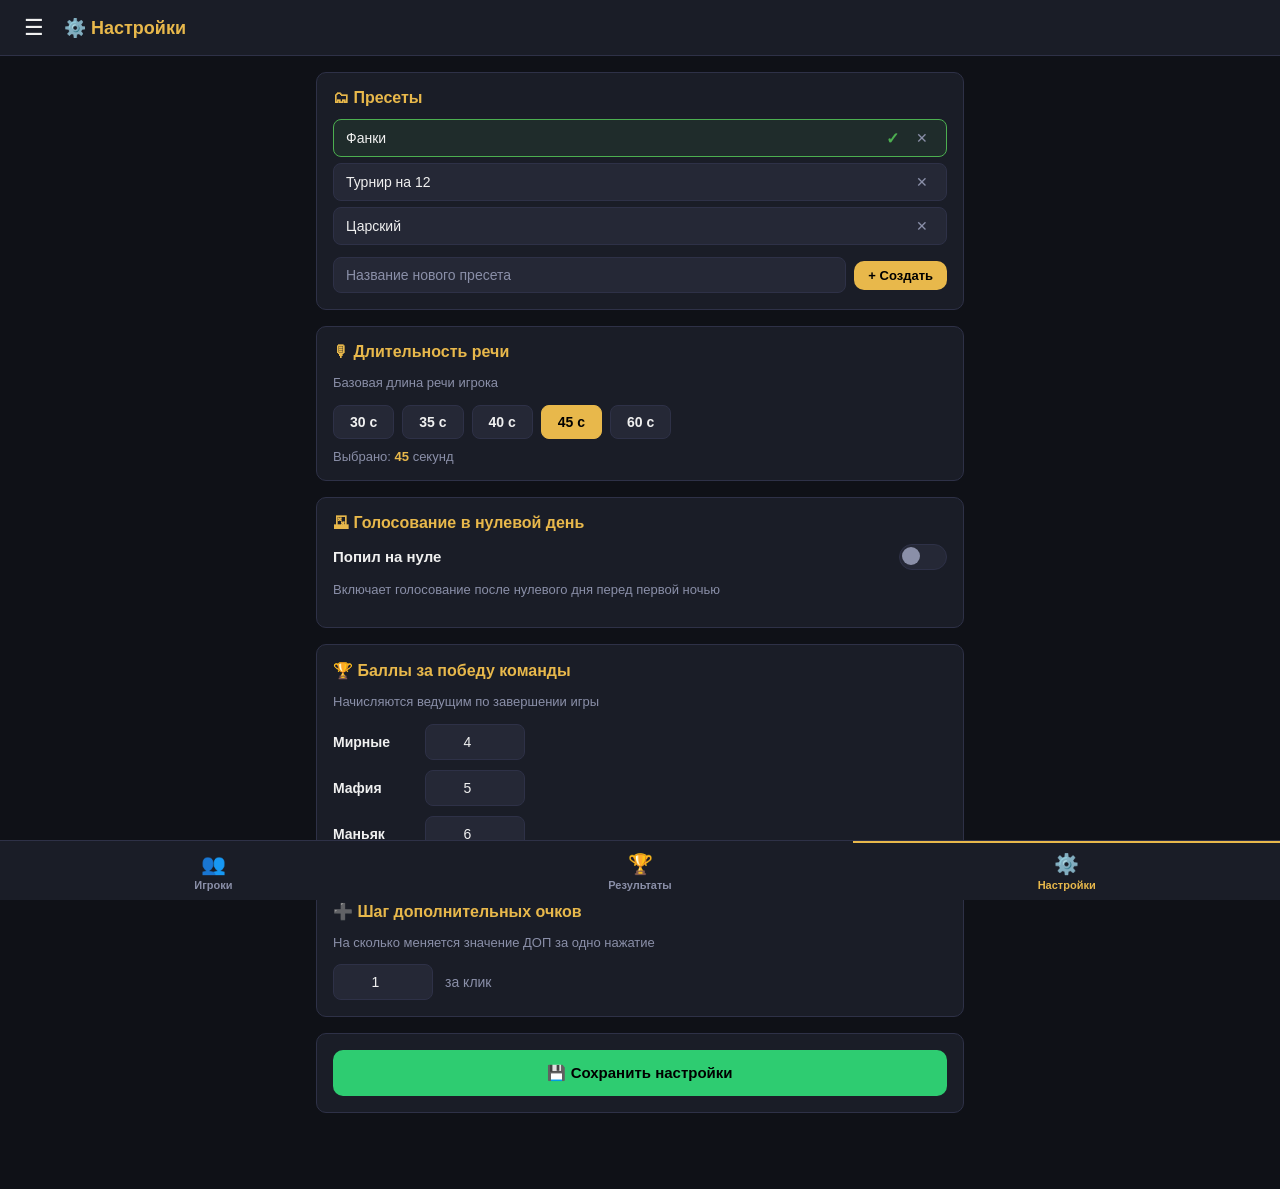
<file: settings.html>
<!DOCTYPE html>
<html lang="ru">
<head>
  <meta charset="UTF-8" />
  <meta name="viewport" content="width=device-width, initial-scale=1.0" />
  <title>Настройки — Мафия</title>
  <link rel="stylesheet" href="css/main.css" />
  <link rel="stylesheet" href="css/settings.css" />
</head>
<body>

  <header class="app-header">
    <button class="burger" id="burgerBtn">☰</button>
    <span class="header-title">⚙️ Настройки</span>
  </header>

  <nav class="sidebar" id="sidebar">
    <div class="sidebar-header">
      <span class="app-title">🃏 Мафия</span>
      <button class="sidebar-close" id="sidebarClose">✕</button>
    </div>
    <ul class="nav-list">
  <li><a href="index.html"    class="nav-link">👥 Игроки</a></li>
  <li><a href="results.html"  class="nav-link">🏆 Результаты</a></li>
  <li><a href="settings.html" class="nav-link active">⚙️ Настройки</a></li>
</ul>
    <div class="sidebar-footer">
      <span class="text-muted" style="font-size:12px;">v1.0.0</span>
    </div>
  </nav>
  <div class="sidebar-overlay" id="sidebarOverlay"></div>

  <main class="main-content">

    <!-- ── Пресеты ── -->
    <div class="card">
      <div class="card-title">🗂 Пресеты</div>

      <div class="preset-list" id="presetList"></div>

      <div class="preset-actions">
        <input
          type="text"
          id="newPresetName"
          placeholder="Название нового пресета"
          class="preset-name-input"
        />
        <button class="btn btn-primary btn-sm" id="btnAddPreset">
          + Создать
        </button>
      </div>
    </div>

    <!-- ── Длительность базовой речи ── -->
    <div class="card">
      <div class="card-title">🎙 Длительность речи</div>
      <p class="settings-hint">Базовая длина речи игрока</p>

      <div class="speech-btns" id="speechBtns">
        <button class="speech-preset-btn" data-sec="30">30 с</button>
        <button class="speech-preset-btn" data-sec="35">35 с</button>
        <button class="speech-preset-btn" data-sec="40">40 с</button>
        <button class="speech-preset-btn" data-sec="45">45 с</button>
        <button class="speech-preset-btn" data-sec="60">60 с</button>
      </div>

      <div class="speech-current">
        Выбрано: <strong id="speechCurrentVal">45</strong> секунд
      </div>
    </div>

    <!-- ── Попил на нуле ── -->
    <div class="card">
      <div class="card-title">🗳 Голосование в нулевой день</div>

      <label class="toggle-row">
        <span class="toggle-label">Попил на нуле</span>
        <div class="toggle-wrap">
          <input type="checkbox" id="zeroVoteToggle" class="toggle-input" />
          <span class="toggle-slider"></span>
        </div>
      </label>
      <p class="settings-hint">
        Включает голосование после нулевого дня перед первой ночью
      </p>
    </div>

    <!-- ── Баллы за победу ── -->
    <div class="card">
      <div class="card-title">🏆 Баллы за победу команды</div>
      <p class="settings-hint">Начисляются ведущим по завершении игры</p>

      <div class="points-grid">
        <div class="points-row">
          <label class="points-label">Мирные</label>
          <input
            type="number"
            id="pointsCivil"
            class="points-input"
            min="0"
            step="0.25"
            value="4"
            placeholder="4"
          />
        </div>
        <div class="points-row">
          <label class="points-label">Мафия</label>
          <input
            type="number"
            id="pointsMafia"
            class="points-input"
            min="0"
            step="0.25"
            value="5"
            placeholder="5"
          />
        </div>
        <div class="points-row">
          <label class="points-label">Маньяк</label>
          <input
            type="number"
            id="pointsManiac"
            class="points-input"
            min="0"
            step="0.25"
            value="6"
            placeholder="6"
          />
        </div>
      </div>
    </div>

    <!-- ── Шаг ДОП ── -->
    <div class="card">
      <div class="card-title">➕ Шаг дополнительных очков</div>
      <p class="settings-hint">На сколько меняется значение ДОП за одно нажатие</p>

      <div class="extra-step-row">
        <input
          type="number"
          id="extraStep"
          class="points-input"
          min="0.05"
          step="0.05"
          value="1"
          placeholder="1"
        />
        <span class="extra-step-unit">за клик</span>
      </div>
    </div>

    <!-- ── Сохранить ── -->
    <div class="card">
      <button class="btn btn-success btn-large" id="btnSaveSettings">
        💾 Сохранить настройки
      </button>
    </div>

  </main>

  <!-- Нижняя навигация -->
  <nav class="bottom-nav">
  <a href="index.html" class="bottom-nav-btn">
    <span class="nav-icon">👥</span>
    <span>Игроки</span>
  </a>
  <a href="results.html" class="bottom-nav-btn">
    <span class="nav-icon">🏆</span>
    <span>Результаты</span>
  </a>
  <a href="settings.html" class="bottom-nav-btn active">
    <span class="nav-icon">⚙️</span>
    <span>Настройки</span>
  </a>
</nav>

  <script src="js/pages/settings.js"></script>
</body>
</html>
</file>
<file: css/main.css>
/* ============================================================
   MAIN.CSS
   ============================================================ */

:root {
  --bg:          #0f1117;
  --bg-card:     #1a1d27;
  --bg-input:    #252836;
  --accent:      #e8b84b;
  --accent-dark: #c99a30;
  --text:        #f0f0f0;
  --text-muted:  #8a8fa8;
  --danger:      #e74c3c;
  --success:     #2ecc71;
  --info:        #3498db;
  --border:      #2e3147;
  --radius:      10px;
  --sidebar-w:   260px;
  --tab-bar-h:   60px;
}

*, *::before, *::after { box-sizing: border-box; margin: 0; padding: 0; }

body {
  font-family: 'Segoe UI', Arial, sans-serif;
  background: var(--bg);
  color: var(--text);
  min-height: 100vh;
  overflow-x: hidden;
}

/* ============================================================
   ШАПКА
   ============================================================ */
.app-header {
  position: fixed;
  top: 0; left: 0; right: 0;
  height: 56px;
  background: var(--bg-card);
  border-bottom: 1px solid var(--border);
  display: flex;
  align-items: center;
  padding: 0 16px;
  gap: 12px;
  z-index: 100;
}

.burger {
  background: none;
  border: none;
  color: var(--text);
  font-size: 22px;
  cursor: pointer;
  padding: 4px 8px;
  border-radius: 6px;
  transition: background 0.2s;
}
.burger:hover { background: var(--bg-input); }

.header-title {
  font-size: 18px;
  font-weight: 600;
  color: var(--accent);
}


/* ============================================================
   ИГРА 1
   ============================================================ */

#gameMenuComponent {
  position: fixed;
  top: 8px;
  right: 12px;
  z-index: 999;
  display: flex;
  flex-direction: row;
  flex-wrap: nowrap;
  align-items: center;
  gap: 8px;
}

/* ============================================================
   САЙДБАР
   ============================================================ */
.sidebar {
  position: fixed;
  top: 0; left: 0;
  width: var(--sidebar-w);
  height: 100vh;
  background: var(--bg-card);
  border-right: 1px solid var(--border);
  z-index: 200;
  display: flex;
  flex-direction: column;
  transform: translateX(-100%);
  transition: transform 0.25s ease;
}
.sidebar.open { transform: translateX(0); }

.sidebar-header {
  display: flex;
  align-items: center;
  justify-content: space-between;
  padding: 16px;
  border-bottom: 1px solid var(--border);
}

.app-title {
  font-size: 18px;
  font-weight: 700;
  color: var(--accent);
}

.sidebar-close {
  background: none;
  border: none;
  color: var(--text-muted);
  font-size: 18px;
  cursor: pointer;
  padding: 4px 8px;
  border-radius: 6px;
  transition: all 0.2s;
}
.sidebar-close:hover { color: var(--text); background: var(--bg-input); }

.nav-list {
  list-style: none;
  padding: 12px 0;
  flex: 1;
}

.nav-link {
  display: block;
  padding: 12px 20px;
  color: var(--text-muted);
  text-decoration: none;
  font-size: 15px;
  transition: all 0.2s;
  border-left: 3px solid transparent;
}
.nav-link:hover  { color: var(--text); background: var(--bg-input); }
.nav-link.active {
  color: var(--accent);
  border-left-color: var(--accent);
  background: var(--bg-input);
}

.sidebar-footer {
  padding: 16px;
  border-top: 1px solid var(--border);
}

.sidebar-overlay {
  display: none;
  position: fixed;
  inset: 0;
  background: rgba(0,0,0,0.6);
  z-index: 150;
}
.sidebar-overlay.visible { display: block; }

/* ============================================================
   НИЖНЯЯ НАВИГАЦИЯ
   ============================================================ */
.bottom-nav {
  position: fixed;
  bottom: 0; left: 0; right: 0;
  height: var(--tab-bar-h);
  background: var(--bg-card);
  border-top: 1px solid var(--border);
  display: flex;
  z-index: 100;
}

.bottom-nav-btn {
  flex: 1;
  display: flex;
  flex-direction: column;
  align-items: center;
  justify-content: center;
  gap: 3px;
  background: none;
  border: none;
  color: var(--text-muted);
  font-size: 11px;
  font-weight: 600;
  cursor: pointer;
  transition: all 0.2s;
  text-decoration: none;
  padding: 6px 0;
  border-top: 2px solid transparent;
}
.bottom-nav-btn .nav-icon { font-size: 20px; }
.bottom-nav-btn:hover     { color: var(--text); }
.bottom-nav-btn.active    {
  color: var(--accent);
  border-top-color: var(--accent);
}

/* ============================================================
   ОСНОВНОЙ КОНТЕНТ
   ============================================================ */
.main-content {
  padding: 72px 16px calc(var(--tab-bar-h) + 16px);
  max-width: 680px;
  margin: 0 auto;
  display: flex;
  flex-direction: column;
  gap: 16px;
}

/* ============================================================
   КАРТОЧКИ
   ============================================================ */
.card {
  background: var(--bg-card);
  border: 1px solid var(--border);
  border-radius: var(--radius);
  padding: 16px;
}

.card-title {
  font-size: 16px;
  font-weight: 600;
  margin-bottom: 12px;
  color: var(--accent);
}

.hint {
  font-size: 13px;
  color: var(--text-muted);
  line-height: 1.4;
}

/* ============================================================
   ЗАГОЛОВОК ВЕЧЕРА
   ============================================================ */
.evening-header {
  display: flex;
  align-items: center;
  gap: 12px;
}
.evening-title-input { flex: 1; }
.evening-date {
  white-space: nowrap;
  font-size: 14px;
  color: var(--text-muted);
  background: var(--bg-input);
  padding: 8px 12px;
  border-radius: 8px;
  border: 1px solid var(--border);
}

/* ============================================================
   ИГРОКИ
   ============================================================ */
.players-header {
  display: flex;
  align-items: center;
  justify-content: space-between;
  margin-bottom: 12px;
}

.player-count {
  font-size: 13px;
  color: var(--text-muted);
  background: var(--bg-input);
  padding: 4px 10px;
  border-radius: 20px;
}

.player-toolbar {
  display: flex;
  gap: 8px;
  margin-bottom: 12px;
}

.player-list {
  display: flex;
  flex-direction: column;
  gap: 6px;
}

.player-slot {
  display: flex;
  align-items: center;
  gap: 8px;
}

.slot-number {
  width: 28px;
  text-align: center;
  font-size: 13px;
  color: var(--text-muted);
  font-weight: 600;
  flex-shrink: 0;
}
.player-slot .player-input { flex: 1; }

.extra-slots { margin-top: 10px; }
.extra-slots summary {
  font-size: 13px;
  color: var(--text-muted);
  cursor: pointer;
  padding: 6px 0;
  user-select: none;
}
.extra-slots summary:hover { color: var(--text); }
.extra-slots .player-list  { margin-top: 8px; }

/* ── Счётчик активных в заголовке ── */
.active-counter {
  display: flex;
  align-items: center;
  background: var(--bg-input);
  border: 1px solid var(--border);
  border-radius: 8px;
  overflow: hidden;
}

/* ── Drag handle ── */
.drag-handle-players {
  font-size: 18px;
  color: var(--text-muted);
  cursor: grab;
  flex-shrink: 0;
  padding: 0 4px;
  user-select: none;
  line-height: 1;
}
.drag-handle-players:active { cursor: grabbing; }

/* ── Резервный игрок ── */
.player-reserve {
  opacity: 0.45;
}
.player-reserve .player-input {
  color: var(--text-muted);
}

/* ── Черта резерва ── */
.reserve-divider {
  display: flex;
  align-items: center;
  gap: 8px;
  margin: 6px 0;
  color: var(--text-muted);
  font-size: 11px;
  font-weight: 600;
  letter-spacing: 0.08em;
  text-transform: uppercase;
}
.reserve-divider::before,
.reserve-divider::after {
  content: '';
  flex: 1;
  height: 1px;
  background: var(--border);
}

/* ── Drag-and-drop стили ── */
.player-slot.dragging {
  opacity: 0.3;
  border: 1px dashed var(--accent);
}

.player-slot.drag-swap-target {
  background: rgba(232, 184, 75, 0.12);
  border: 1px solid var(--accent);
  border-radius: var(--radius);
  box-shadow: 0 0 0 2px rgba(232, 184, 75, 0.3);
}

.player-slot.drag-insert-before {
  box-shadow: 0 -2px 0 0 var(--accent);
}

.player-slot.drag-insert-after {
  box-shadow: 0 2px 0 0 var(--accent);
}

/* ============================================================
   РАССАДКИ
   ============================================================ */
.seating-controls {
  display: flex;
  align-items: center;
  gap: 12px;
  flex-wrap: wrap;
  margin-bottom: 14px;
}

.seating-label {
  font-size: 14px;
  color: var(--text-muted);
}

.counter-row {
  display: flex;
  align-items: center;
  background: var(--bg-input);
  border: 1px solid var(--border);
  border-radius: 8px;
  overflow: hidden;
}

.btn-counter {
  background: none;
  border: none;
  color: var(--text);
  font-size: 18px;
  width: 36px;
  height: 36px;
  cursor: pointer;
  transition: background 0.2s;
  display: flex;
  align-items: center;
  justify-content: center;
}
.btn-counter:hover { background: var(--border); }

.counter-value {
  width: 36px;
  text-align: center;
  font-size: 16px;
  font-weight: 700;
  color: var(--accent);
  border-left: 1px solid var(--border);
  border-right: 1px solid var(--border);
  line-height: 36px;
}

/* Вкладки рассадок */
.tabs-wrapper  { margin-top: 4px; }

.tabs-nav {
  display: flex;
  gap: 4px;
  flex-wrap: wrap;
  margin-bottom: 12px;
  border-bottom: 1px solid var(--border);
  padding-bottom: 8px;
}

.tab-btn {
  background: var(--bg-input);
  border: 1px solid var(--border);
  border-radius: 6px;
  color: var(--text-muted);
  font-size: 13px;
  font-weight: 600;
  padding: 5px 12px;
  cursor: pointer;
  transition: all 0.2s;
}
.tab-btn:hover  { color: var(--text); border-color: var(--text-muted); }
.tab-btn.active { background: var(--accent); color: #000; border-color: var(--accent); }

.tab-panel        { display: none; }
.tab-panel.active { display: block; }

.seating-list {
  display: flex;
  flex-direction: column;
  gap: 4px;
}

.seating-row {
  display: flex;
  align-items: center;
  gap: 10px;
  padding: 7px 10px;
  background: var(--bg-input);
  border-radius: 7px;
  font-size: 14px;
}

.seat-num {
  width: 24px;
  font-weight: 700;
  color: var(--text-muted);
  font-size: 13px;
  flex-shrink: 0;
}
.seat-name { flex: 1; }

.seat-moved {
  font-size: 11px;
  color: var(--success);
  background: rgba(46,204,113,0.1);
  padding: 2px 6px;
  border-radius: 10px;
}

/* ============================================================
   СТАРТ
   ============================================================ */
.start-actions {
  display: flex;
  flex-direction: column;
  gap: 10px;
}

/* ============================================================
   КНОПКИ
   ============================================================ */
.btn {
  display: inline-flex;
  align-items: center;
  justify-content: center;
  gap: 6px;
  padding: 10px 18px;
  border: none;
  border-radius: var(--radius);
  font-size: 14px;
  font-weight: 600;
  cursor: pointer;
  transition: all 0.2s;
  text-decoration: none;
}

.btn-primary   { background: var(--accent);   color: #000; }
.btn-secondary { background: var(--bg-input); color: var(--text); border: 1px solid var(--border); }
.btn-success   { background: var(--success);  color: #000; }
.btn-danger    { background: var(--danger);   color: #fff; }

.btn-primary:hover   { background: var(--accent-dark); }
.btn-secondary:hover { background: var(--border); }
.btn-success:hover   { filter: brightness(1.1); }
.btn-danger:hover    { filter: brightness(1.1); }

.btn-sm    { padding: 7px 14px; font-size: 13px; }
.btn-large { width: 100%; padding: 14px; font-size: 15px; }

.btn-icon {
  background: none;
  border: none;
  color: var(--text-muted);
  cursor: pointer;
  padding: 4px 8px;
  border-radius: 6px;
  font-size: 14px;
  transition: all 0.2s;
}
.btn-icon:hover { color: var(--danger); background: rgba(231,76,60,0.1); }

/* ============================================================
   ПОЛЯ ВВОДА
   ============================================================ */
input[type="text"],
input[type="number"] {
  background: var(--bg-input);
  border: 1px solid var(--border);
  border-radius: 8px;
  color: var(--text);
  padding: 9px 12px;
  font-size: 14px;
  width: 100%;
  outline: none;
  transition: border-color 0.2s;
  font-family: inherit;
}
input:focus        { border-color: var(--accent); }
input::placeholder { color: var(--text-muted); }

/* ============================================================
   ТОСТЫ
   ============================================================ */
.toast {
  position: fixed;
  bottom: calc(var(--tab-bar-h) + 12px);
  left: 50%;
  transform: translateX(-50%);
  padding: 10px 20px;
  border-radius: 20px;
  font-size: 14px;
  font-weight: 600;
  z-index: 400;
  white-space: nowrap;
  animation: toastIn 0.3s ease, toastOut 0.3s ease 2.2s forwards;
}
.toast-success { background: var(--success); color: #000; }
.toast-error   { background: var(--danger);  color: #fff; }
.toast-info    { background: var(--info);    color: #fff; }

@keyframes toastIn {
  from { opacity: 0; transform: translateX(-50%) translateY(10px); }
  to   { opacity: 1; transform: translateX(-50%) translateY(0); }
}
@keyframes toastOut {
  from { opacity: 1; }
  to   { opacity: 0; }
}

/* ============================================================
   GAME.HTML — Фазы игры
   ============================================================ */

.phase {
  display: none;
  position: fixed;
  inset: 0;
  flex-direction: column;
  background: var(--bg);
  overflow: hidden;
}
.phase.active { display: flex; }

/* ── Шапка ── */
.game-header {
  display: flex;
  align-items: center;
  gap: 10px;
  padding: 8px 12px;
  background: var(--bg-card);
  border-bottom: 1px solid var(--border);
  flex-shrink: 0;
}

.game-header .btn-icon {
  color: var(--text-muted);
  font-size: 18px;
  width: 32px;
  height: 32px;
  display: flex;
  align-items: center;
  justify-content: center;
  flex-shrink: 0;
}
.game-header .btn-icon:hover {
  color: var(--text);
  background: var(--bg-input);
}

.game-header__info {
  display: flex;
  align-items: baseline;
  gap: 8px;
  flex: 1;
  min-width: 0;
}

.game-title {
  font-size: 15px;
  font-weight: 700;
  color: var(--accent);
  white-space: nowrap;
  overflow: hidden;
  text-overflow: ellipsis;
}

.game-subtitle {
  font-size: 12px;
  color: var(--text-muted);
  white-space: nowrap;
}

.game-number-badge {
  display: flex;
  align-items: center;
  gap: 4px;
  background: var(--bg-input);
  border: 1px solid var(--border);
  border-radius: 20px;
  padding: 3px 10px;
  flex-shrink: 0;
}

.game-number-badge__label {
  font-size: 12px;
  color: var(--text-muted);
  font-weight: 600;
}

.game-number-badge__value {
  font-size: 15px;
  font-weight: 800;
  color: var(--accent);
}

/* ── Фаза рассадки ── */
.seating-phase {
  flex: 1;
  padding: 10px 12px;
  overflow-y: auto;
  min-height: 0;
}

.seating-drag-list {
  list-style: none;
  margin: 0;
  padding: 0;
  display: flex;
  flex-direction: column;
  gap: 6px;
}

.seat-drag-item {
  display: flex;
  align-items: center;
  gap: 10px;
  padding: 8px 12px;
  background: var(--bg-card);
  border: 1px solid var(--border);
  border-radius: var(--radius);
  cursor: grab;
  user-select: none;
  transition: background 0.15s, border-color 0.15s, opacity 0.15s;
}
.seat-drag-item:active   { cursor: grabbing; }
.seat-drag-item.dragging {
  opacity: 0.35;
  border-color: var(--accent);
}
.seat-drag-item.drag-over {
  background: var(--bg-input);
  border-color: var(--accent);
  box-shadow: 0 0 0 2px rgba(232,184,75,0.3);
}

.drag-handle {
  font-size: 16px;
  color: var(--text-muted);
  cursor: grab;
  flex-shrink: 0;
  line-height: 1;
}

.seat-number {
  width: 24px;
  height: 24px;
  display: flex;
  align-items: center;
  justify-content: center;
  background: var(--accent);
  color: #000;
  border-radius: 50%;
  font-size: 12px;
  font-weight: 800;
  flex-shrink: 0;
}

.seat-name {
  flex: 1;
  font-size: 14px;
  color: var(--text);
}

.seating-actions {
  display: flex;
  flex-direction: row;
  align-items: stretch;
  gap: 8px;
  padding: 10px 12px;
  border-top: 1px solid var(--border);
  background: var(--bg-card);
  flex-shrink: 0;
}
.seating-actions .btn {
  flex: 1;
  padding: 11px 8px;
  font-size: 13px;
}

/* ============================================================
   ФАЗА РОЛЕЙ
   ============================================================ */

/* position: relative только для шапки фазы ролей */
.game-header--roles {
  position: relative;
}

/* Убрать старый лейбл */
.game-phase-label {
  display: none;
}

/* РОЛИ — строго по центру шапки */
.phase-title-center {
  position: absolute;
  left: 50%;
  transform: translateX(-50%);
  font-size: 20px;
  font-weight: 900;
  letter-spacing: 0.15em;
  color: var(--accent);
  pointer-events: none;
  white-space: nowrap;
}

/* Удали .phase-header — он нигде не используется */

.roles-phase {
  flex: 1;
  overflow-y: auto;
  min-height: 0;
  padding: 10px 12px 6px;
}

.roles-list {
  list-style: none;
  display: flex;
  flex-direction: column;
  gap: 5px;
}

.role-player-item {
  display: flex;
  align-items: center;
  gap: 10px;
  padding: 8px 12px;
  background: var(--bg-card);
  border: 1px solid var(--border);
  border-radius: var(--radius);
  transition: border-color 0.2s, background 0.2s;
}

.role-player-item.current {
  border-color: var(--accent);
  background: rgba(232,184,75,0.07);
  box-shadow: 0 0 0 2px rgba(232,184,75,0.2);
}

.role-seat-num {
  flex: 0 0 20px;
  font-size: 12px;
  font-weight: 700;
  color: var(--text-muted);
  text-align: center;
}

.role-seat-name {
  flex: 0 0 180px;
  font-size: 14px;
  color: var(--text);
  white-space: nowrap;
  overflow: hidden;
  text-overflow: ellipsis;
}

.role-tag-slot {
  flex: 0 0 52px;
  display: flex;
  align-items: center;
}

.role-tag-empty {
  display: inline-block;
  width: 52px;
  height: 22px;
}

.role-tag {
  font-size: 11px;
  font-weight: 800;
  padding: 2px 7px;
  border-radius: 10px;
  letter-spacing: 0.05em;
  white-space: nowrap;
}

.role-tag--sheriff  { background: #15803d; color: #fff; }
.role-tag--don      { background: #3a3a3a; color: #fff; }
.role-tag--mafia    { background: #3a3a3a; color: #fff; }
.role-tag--peaceful { background: #b91c1c; color: #fff; }
.role-tag--maniac   { background: #7e22ce; color: #f3e8ff; }
.role-tag--doctor   { background: #166534; color: #bbf7d0; }
.role-tag--beauty   { background: #166534; color: #bbf7d0; }

.roles-counter {
  display: flex;
  flex-wrap: wrap;
  gap: 4px 10px;
  padding: 8px 2px 4px;
}

.counter-item           { font-size: 11px; color: var(--text-muted); }
.counter-item.counter-done { color: var(--success); }

.roles-actions {
  flex-shrink: 0;
  padding: 10px 12px;
  border-top: 1px solid var(--border);
  background: var(--bg-card);
  display: flex;
  flex-direction: column;
  gap: 8px;
}

.role-buttons {
  display: grid;
  grid-template-columns: repeat(4, 1fr);
  gap: 8px;
}

.role-btn {
  border: none;
  border-radius: 12px;
  font-size: 14px;
  font-weight: 800;
  height: 52px;
  padding: 0;
  cursor: pointer;
  transition: filter 0.15s, opacity 0.15s;
  letter-spacing: 0.08em;
  display: flex;
  align-items: center;
  justify-content: center;
}
.role-btn:hover:not(:disabled) { filter: brightness(1.2); }
.role-btn:disabled              { opacity: 0.35; cursor: default; }

.role-sheriff  { background: #15803d; color: #fff; }
.role-don      { background: #3a3a3a; color: #fff; }
.role-mafia    { background: #3a3a3a; color: #fff; }
.role-peaceful { background: #b91c1c; color: #fff; }
.role-maniac   { background: #7e22ce; color: #f3e8ff; }
.role-doctor   { background: #166534; color: #bbf7d0; }
.role-beauty   { background: #166534; color: #bbf7d0; }

.role-cancel {
  grid-column: 1 / -1;
  background: transparent;
  color: #ef4444;
  border: 1.5px solid #ef4444;
  border-radius: 12px;
  height: 44px;
  font-size: 22px;
  cursor: pointer;
  transition: background 0.15s;
  display: flex;
  align-items: center;
  justify-content: center;
}
.role-cancel:hover     { background: rgba(239,68,68,0.1); }

#btnRolesDone          { margin-top: 2px; }
#btnRolesDone:disabled { opacity: 0.4; cursor: default; }

.game-header--roles {
  position: relative;
}

.phase-title-center {
  position: absolute;
  left: 50%;
  transform: translateX(-50%);
  font-size: 20px;
  font-weight: 900;
  letter-spacing: 0.15em;
  color: var(--accent);
  pointer-events: none;
  white-space: nowrap;
}

.game-phase-label {
  display: none;
}

/* Экран раздачи — скрыто по умолчанию через CSS */
.roles-phase-tag {
  visibility: hidden;
}
.roles-visible .roles-phase-tag {
  visibility: visible;
}
.role-just-assigned .roles-phase-tag {
  visibility: visible;
}

/* День/ночь/голосование/финиш — скрыто по умолчанию через JS */
.day-role-tag,
.night-role-slot .role-tag {
  visibility: hidden;
}

/* ============================================================
   ФАЗА НУЛЕВОЙ НОЧИ
   ============================================================ */

.night0-timer-wrap {
  flex-shrink: 0;
  display: flex;
  align-items: center;
  justify-content: center;
  padding: 16px 12px;
  background: var(--bg);
  border-top: 1px solid var(--border);
}

.night0-timer {
  font-size: 64px;
  font-weight: 900;
  color: var(--accent);
  letter-spacing: 0.05em;
  font-variant-numeric: tabular-nums;
  line-height: 1;
}

/* ============================================================
   ФАЗА ДНЯ
   ============================================================ */

/* ── Шапка: бейдж-меню ── */
.game-menu-wrap {
  position: relative;
  flex-shrink: 0;
}

.game-number-badge--btn {
  background: var(--bg-input);
  border: 1px solid var(--border);
  border-radius: 20px;
  padding: 3px 10px;
  cursor: pointer;
  display: flex;
  align-items: center;
  gap: 4px;
  transition: border-color 0.2s;
}
.game-number-badge--btn:hover { border-color: var(--accent); }

.game-menu-arrow {
  font-size: 12px;
  color: var(--text-muted);
  margin-left: 2px;
}

.game-dropdown {
  display: none;
  position: absolute;
  top: calc(100% + 6px);
  right: 0;
  background: var(--bg-card);
  border: 1px solid var(--border);
  border-radius: var(--radius);
  min-width: 200px;
  z-index: 300;
  overflow: hidden;
  box-shadow: 0 8px 24px rgba(0,0,0,0.5);
}
.game-dropdown.open { display: block; }

.game-dropdown__item {
  display: block;
  width: 100%;
  padding: 12px 16px;
  background: none;
  border: none;
  color: var(--text);
  font-size: 14px;
  font-weight: 600;
  text-align: left;
  cursor: pointer;
  transition: background 0.15s;
  border-bottom: 1px solid var(--border);
}
.game-dropdown__item:last-child  { border-bottom: none; }
.game-dropdown__item:hover       { background: var(--bg-input); }
.game-dropdown__item--danger     { color: var(--danger); }
.game-dropdown__item--danger:hover { background: rgba(231,76,60,0.1); }

/* ── Список игроков дня ── */
.day-players-wrap {
  flex: 1;
  overflow-y: auto;
  min-height: 0;
  padding: 8px 12px 4px;
}

.day-list {
  list-style: none;
  display: flex;
  flex-direction: column;
  gap: 4px;
}

.day-player-item {
  display: grid;
  grid-template-columns:
    24px   /* номер */
    1fr    /* имя */
    40px   /* роль */
    96px   /* фолы — было 80px */
    80px   /* допы — было 64px */
    36px;  /* выставленный */
  align-items: center;
  column-gap: 16px;  /* было 12px */
  padding: 5px 12px;
  background: var(--bg-card);
  border: 1px solid var(--border);
  border-radius: var(--radius);
  transition: border-color 0.2s, background 0.2s;
  min-height: 48px;
}

.day-player-item.speaking {
  border-color: var(--accent);
  background: rgba(232,184,75,0.07);
  box-shadow: 0 0 0 2px rgba(232,184,75,0.2);
}

.day-player-item.eliminated {
  opacity: 0.35;
  pointer-events: none;
}

.day-player-item.skip-speech .day-seat-name {
  color: var(--danger);
}

/* Колонка: номер */
.day-seat-num {
  font-size: 12px;
  font-weight: 700;
  color: var(--text-muted);
  text-align: center;
}

/* Колонка: имя */
.day-seat-name {
  font-size: 13px;
  color: var(--text);
  white-space: nowrap;
  overflow: hidden;
  text-overflow: ellipsis;
  min-width: 0;
}

/* Колонка: роль */
.day-role-slot {
  width: 36px;
  display: flex;
  align-items: center;
  justify-content: center;
}

/* Когда роли скрыты */
.roles-hidden .day-role-slot { visibility: hidden; }

/* ── Фолы ── */
.foul-cell-controls,
.extra-cell-controls {
  display: flex;
  align-items: center;
  gap: 5px;  /* было меньше */
}

.foul-cell,
.extra-cell {
  display: flex;
  flex-direction: column;
  align-items: center;
  gap: 1px;
}

.foul-cell-label,
.extra-cell-label {
  font-size: 9px;
  color: var(--text-muted);
  text-transform: uppercase;
  letter-spacing: 0.05em;
}

.foul-btn {
  width: 26px;
  height: 26px;
  border-radius: 6px;
  border: 1.5px solid var(--border);
  background: var(--bg-input);
  color: var(--text);
  font-size: 15px;
  font-weight: 700;
  cursor: pointer;
  display: flex;
  align-items: center;
  justify-content: center;
  padding: 0;
  line-height: 1;
  transition: all 0.15s;
}

.foul-btn:hover {
  border-color: var(--accent);
  color: var(--accent);
}

.foul-btn:active {
  transform: scale(0.9);
}

.foul-circle {
  width: 24px;
  height: 24px;
  border-radius: 50%;
  background: var(--bg-input);
  border: 1.5px solid var(--border);
  display: flex;
  align-items: center;
  justify-content: center;
  font-size: 11px;
  font-weight: 800;
  color: var(--text);
  transition: background 0.2s, border-color 0.2s, color 0.2s;
  flex-shrink: 0;
}
.foul-circle.foul-warn {
  background: rgba(231,76,60,0.15);
  border-color: var(--danger);
  color: var(--danger);
}

/* ── Допы ── */
.extra-cell {
  display: flex;
  flex-direction: column;
  align-items: center;
  gap: 2px;
}

.extra-cell-label {
  font-size: 9px;
  font-weight: 800;
  color: var(--text-muted);
  letter-spacing: 0.06em;
  line-height: 1;
}

.extra-cell-controls {
  display: flex;
  align-items: center;
  gap: 2px;
}

.extra-btn {
  width: 26px;
  height: 26px;
  border-radius: 6px;
  border: 1.5px solid var(--border);
  background: var(--bg-input);
  color: var(--text);
  font-size: 15px;
  font-weight: 700;
  cursor: pointer;
  display: flex;
  align-items: center;
  justify-content: center;
  padding: 0;
  line-height: 1;
  transition: all 0.15s;
}

.extra-btn:hover {
  border-color: var(--accent);
  color: var(--accent);
}

.extra-btn:active {
  transform: scale(0.9);
}

/* ── Выставленный ── */
.nominated-cell {
  width: 32px;
  height: 32px;
  border: 1.5px solid var(--border);
  border-radius: 6px;
  display: flex;
  align-items: center;
  justify-content: center;
  font-size: 12px;
  font-weight: 800;
  color: var(--accent);
  background: var(--bg-input);
  transition: border-color 0.2s;
}
.nominated-cell.has-nominee {
  border-color: var(--accent);
  background: rgba(232,184,75,0.1);
}


.btn-roles-toggle {
  background: var(--bg-card);
  border: 1px solid var(--border);
  border-radius: 20px;
  padding: 5px 14px;
  cursor: pointer;
  display: flex;
  align-items: center;
  gap: 6px;
  transition: border-color 0.2s, background 0.2s;
  color: var(--text-muted);
  font-size: 12px;
  font-weight: 600;
}
.btn-roles-toggle:hover { border-color: var(--accent); color: var(--text); }
.btn-roles-toggle.active {
  border-color: var(--accent);
  background: rgba(232,184,75,0.08);
  color: var(--accent);
}

.eye-icon { font-size: 16px; line-height: 1; }

/* ── Таймер речи ── */
.speech-timer-wrap {
  flex-shrink: 0;
  padding: 10px 12px 6px;
  background: var(--bg);
  border-top: 1px solid var(--border);
}

.speech-timer-row {
  display: flex;
  align-items: center;
  justify-content: space-between;
  gap: 12px;
}

.speech-timer-block {
  display: flex;
  align-items: baseline;
  gap: 10px;
}

.day-timer {
  font-size: 56px;
  font-weight: 900;
  color: var(--accent);
  letter-spacing: 0.04em;
  font-variant-numeric: tabular-nums;
  line-height: 1;
  transition: color 0.3s;
}
.day-timer.timer-warn { color: #f97316; }
.day-timer.timer-done { color: var(--danger); }


.speech-btn {
  flex-shrink: 0;
  font-size: 15px;
  font-weight: 800;
  padding: 12px 22px;
  border-radius: 12px;
  min-width: 110px;
}

/* ── Числовой ряд ── */
.nomination-wrap {
  flex-shrink: 0;
  padding: 8px 10px 10px;
  background: var(--bg-card);
  border-top: 1px solid var(--border);
}

.nomination-row {
  display: grid;
  grid-template-columns: repeat(16, 1fr);
  gap: 5px;
  width: 100%;
}

.nom-btn {
  aspect-ratio: 1 / 1;
  width: 100%;
  border-radius: 8px;
  border: 1.5px solid var(--border);
  background: var(--bg-input);
  color: var(--text);
  font-size: 15px;
  font-weight: 800;
  cursor: pointer;
  display: flex;
  align-items: center;
  justify-content: center;
  transition: all 0.15s;
  padding: 0;
}
.nom-btn:hover         { border-color: var(--accent); color: var(--accent); }
.nom-btn.nom-selected  { background: var(--accent); border-color: var(--accent); color: #000; }
.nom-btn.nom-eliminated {
  opacity: 0.25;
  pointer-events: none;
  text-decoration: line-through;
}

.nom-cancel-btn {
  aspect-ratio: 1 / 1;
  width: 100%;
  border-radius: 8px;
  border: 1.5px solid var(--danger);
  background: none;
  color: var(--danger);
  font-size: 18px;
  font-weight: 800;
  cursor: pointer;
  display: flex;
  align-items: center;
  justify-content: center;
  transition: all 0.15s;
  padding: 0;
}
.nom-cancel-btn:hover {
  background: rgba(231,76,60,0.15);
}

/* ── Модальные окна ── */
.modal-overlay {
  display: none;
  position: fixed;
  inset: 0;
  background: rgba(0,0,0,0.7);
  z-index: 500;
  align-items: center;
  justify-content: center;
}
.modal-overlay.open { display: flex; }

.modal-box {
  background: var(--bg-card);
  border: 1px solid var(--border);
  border-radius: var(--radius);
  padding: 24px 20px;
  width: min(320px, 90vw);
  display: flex;
  flex-direction: column;
  gap: 16px;
}

.modal-text {
  font-size: 16px;
  font-weight: 600;
  color: var(--text);
  text-align: center;
  line-height: 1.4;
}

.modal-actions {
  display: flex;
  gap: 10px;
}
.modal-actions .btn { flex: 1; }

.modal-input {
  background: var(--bg-input);
  border: 1px solid var(--border);
  border-radius: 8px;
  color: var(--text);
  padding: 10px 12px;
  font-size: 16px;
  text-align: center;
  outline: none;
  font-family: inherit;
  width: 100%;
}
.modal-input:focus { border-color: var(--accent); }

/* ── Модалка "Город засыпает" ── */
.sleep-modal-btn {
  width: 100%;
  font-size: 16px;
  padding: 14px;
}

/* ── Кнопка убрать / вернуть игрока ── */
.eliminate-btn {
  width: 28px;
  height: 28px;
  border-radius: 6px;
  border: 1.5px solid var(--border);
  background: none;
  color: var(--text-muted);
  font-size: 14px;
  font-weight: 800;
  cursor: pointer;
  display: flex;
  align-items: center;
  justify-content: center;
  transition: all 0.15s;
  flex-shrink: 0;
  padding: 0;
}
.eliminate-btn:hover {
  border-color: var(--danger);
  color: var(--danger);
  background: rgba(231,76,60,0.1);
}

/* Кнопка "вернуть" у выбывшего игрока */
.eliminate-btn.eliminated-marker {
  border-color: transparent;
  color: var(--text-muted);
  font-size: 16px;
}
.eliminate-btn.eliminated-marker:hover {
  border-color: var(--accent);
  color: var(--accent);
  background: rgba(232,184,75,0.1);
}

/* Строка выбывшего игрока */
.day-player-item.eliminated {
  opacity: 0.45;
  background: var(--bg);
  border-color: transparent;
  pointer-events: auto; /* кнопки всё равно работают */
}

/* Фолы и допы у выбывшего не кликабельны */
.day-player-item.eliminated .foul-btn,
.day-player-item.eliminated .extra-btn {
  pointer-events: none;
}

/* ══════════════════════════════════════════
   ФАЗА НОЧИ
══════════════════════════════════════════ */

.night-step-bar {
  text-align: center;
  padding: 8px 16px;
  background: var(--bg-card);
}

.night-step-label {
  font-size: 1.1rem;
  font-weight: 600;
  color: var(--accent);
  letter-spacing: 0.05em;
  text-transform: uppercase;
}

/* Таймер */
.night-timer-wrap {
  display: flex;
  justify-content: center;
  padding: 4px 0 8px;
}

.night-timer {
  font-size: 2.4rem;
  font-weight: 700;
  font-variant-numeric: tabular-nums;
  color: var(--text);
  transition: color 0.3s;
}
.night-timer.timer-warn { color: #f97316; }
.night-timer.timer-done { color: var(--danger); }

/* Список игроков ночью */
.night-players-wrap {
  flex: 1;
  overflow-y: auto;
  padding: 0 12px;
  min-height: 0;
}

.night-list {
  list-style: none;
  margin: 0;
  padding: 4px 0;
  display: flex;
  flex-direction: column;
  gap: 4px;
}

.night-player-item {
  display: grid;
  grid-template-columns: 32px 1fr 60px;
  align-items: center;
  gap: 8px;
  padding: 8px 12px;
  border-radius: 8px;
  background: var(--bg-card);
  border: 1px solid transparent;
  transition: background 0.2s, border-color 0.2s;
}

.night-seat-num {
  font-size: 1rem;
  font-weight: 700;
  color: var(--text-muted);
  text-align: center;
}

.night-seat-name {
  font-size: 0.95rem;
  color: var(--text);
  white-space: nowrap;
  overflow: hidden;
  text-overflow: ellipsis;
}

.night-role-slot {
  display: flex;
  justify-content: flex-end;
}

/* ── Состояния строк ── */
.night-player-item.eliminated {
  opacity: 0.35;
}

/* 1. ЗОЛОТИСТАЯ подсветка активной роли — не красная */
.night-player-item.mafia-team {
  border-color: var(--accent);
  background: rgba(232, 184, 75, 0.12);
}

.night-player-item.night-killed {
  background: rgba(231, 76, 60, 0.18);
  border-color: var(--danger);
}

/* Зелёная подсветка — Дон нашёл Шерифа / Шериф нашёл чёрного */
.night-player-item.night-green {
  background: rgba(46, 204, 113, 0.18);
  border-color: var(--success);
}

.night-player-item.night-selected {
  border-color: rgba(180, 180, 180, 0.6);
  background: rgba(180, 180, 180, 0.08);
}

/* Красный важнее серого */
.night-player-item.night-selected.night-killed {
  border-color: var(--danger) !important;
  background: rgba(180, 50, 50, 0.25) !important;
}

/* Зелёный важнее серого */
.night-player-item.night-selected.night-green {
  border-color: #4caf50 !important;
  background: rgba(76, 175, 80, 0.15) !important;
}

/* 2. ТРОЙНОЕ мигание вспышек */
@keyframes flashRed {
  0%   { background: rgba(231, 76, 60, 0.0); }
  15%  { background: rgba(231, 76, 60, 0.7); }
  30%  { background: rgba(231, 76, 60, 0.1); }
  50%  { background: rgba(231, 76, 60, 0.7); }
  65%  { background: rgba(231, 76, 60, 0.1); }
  80%  { background: rgba(231, 76, 60, 0.7); }
  100% { background: rgba(231, 76, 60, 0.18); }
}

@keyframes flashGreen {
  0%   { background: rgba(46, 204, 113, 0.0); }
  15%  { background: rgba(46, 204, 113, 0.7); }
  30%  { background: rgba(46, 204, 113, 0.1); }
  50%  { background: rgba(46, 204, 113, 0.7); }
  65%  { background: rgba(46, 204, 113, 0.1); }
  80%  { background: rgba(46, 204, 113, 0.7); }
  100% { background: rgba(46, 204, 113, 0.08); }
}

.night-player-item.flash-red {
  animation: flashRed 1.2s ease-out forwards;
  border-color: var(--danger);
}

.night-player-item.flash-green {
  animation: flashGreen 1.2s ease-out forwards;
  border-color: var(--success);
}

.flash-yellow {
  animation: flashYellow 0.5s ease-in-out 4;
  /* forwards убрать — чтобы после анимации не фиксировался последний кадр */
}

@keyframes flashYellow {
  0%   { background-color: transparent; }
  15%  { background-color: #ffcc00; }
  30%  { background-color: transparent; }
  50%  { background-color: #ffcc00; }
  65%  { background-color: transparent; }
  80%  { background-color: #ffcc00; }
  100% { background-color: transparent; }  /* <- было #ffcc00, стало transparent */
}


/* Числовой ряд */
.night-num-wrap {
  flex-shrink: 0;
  padding: 8px 10px 10px;
  background: var(--bg-card);
  border-top: 1px solid var(--border);
}

.night-num-row {
  display: grid;
  grid-template-columns: repeat(16, 1fr);
  gap: 5px;
  width: 100%;
}

/* Кнопки номеров — как .nom-btn */
.night-num-btn {
  aspect-ratio: 1 / 1;
  width: 100%;
  border-radius: 8px;
  border: 1.5px solid var(--border);
  background: var(--bg-input);
  color: var(--text);
  font-size: 15px;
  font-weight: 800;
  cursor: pointer;
  display: flex;
  align-items: center;
  justify-content: center;
  transition: all 0.15s;
  padding: 0;
}

.night-num-btn:hover:not(:disabled) {
  border-color: var(--accent);
  color: var(--accent);
}

.night-num-btn.num-selected {
  background: var(--accent);
  border-color: var(--accent);
  color: #000;
}

.night-num-btn.num-eliminated {
  opacity: 0.25;
  pointer-events: none;
  text-decoration: line-through;
}

/* Кнопка отмены — как .nom-cancel-btn */
.night-num-cancel {
  aspect-ratio: 1 / 1;
  width: 100%;
  border-radius: 8px;
  border: 1.5px solid var(--danger);
  background: none;
  color: var(--danger);
  font-size: 18px;
  font-weight: 800;
  cursor: pointer;
  display: flex;
  align-items: center;
  justify-content: center;
  transition: all 0.15s;
  padding: 0;
}

.night-num-cancel:hover {
  background: rgba(231, 76, 60, 0.15);
}

/* Текущий актор (не мафия) — золотая рамка */
.night-player-item.night-acting {
  border-color: var(--accent);
  background: rgba(232, 184, 75, 0.12);
}

/* Если актор одновременно убит — золотой перекрывает красный */
.night-player-item.night-acting.night-killed {
  border-color: var(--accent) !important;
  background: rgba(232, 184, 75, 0.12) !important;
}

/* ══════════════════════════════════════════
   ФАЗА ГОЛОСОВАНИЯ
══════════════════════════════════════════ */

/* Счётчик кандидатур — мелкий, как rolesCounter */
.vote-counter-wrap {
  padding: 6px 16px;
  background: var(--bg-panel, #1a1a2e);
  border-top: 1px solid rgba(255,255,255,0.08);
  min-height: 28px;
}

.vote-candidate-counter {
  display: flex;
  flex-wrap: wrap;
  gap: 4px 12px;
  font-size: 11px;
  color: var(--text-muted, #888);
  line-height: 1.4;
}

.vote-candidate-counter .vcc-item {
  display: flex;
  gap: 4px;
  align-items: center;
}

.vcc-item--active {
  color: var(--accent, #e8c84a);
  font-weight: 700;
}

.vcc-item__num  { font-weight: 700; }
.vcc-item__name { max-width: 80px; overflow: hidden;
                  text-overflow: ellipsis; white-space: nowrap; }
.vcc-item__votes { opacity: 0.8; }

/* Крупный номер кандидата */
.vote-big-num-wrap {
  display: flex;
  flex-direction: column;
  align-items: center;
  justify-content: center;
  padding: 10px 0 6px;
  gap: 2px;
}

.vote-big-num {
  font-size: 72px;
  font-weight: 900;
  color: var(--accent, #e8c84a);
  line-height: 1;
  letter-spacing: -2px;
}

.vote-big-name {
  font-size: 16px;
  font-weight: 600;
  color: var(--text-muted, #888);
  letter-spacing: 0.5px;
}

.vote-num-row {
  display: grid;
  grid-template-columns: repeat(auto-fill, minmax(40px, 1fr));
  gap: 5px;
  flex: 1;          /* занимает всё место кроме кнопки отмены */
}

.vote-num-btn {
  aspect-ratio: 1 / 1;
  width: 100%;
  border-radius: 8px;
  border: 1.5px solid var(--border);
  background: var(--bg-input);
  color: var(--text);
  font-size: 15px;
  font-weight: 800;
  cursor: pointer;
  display: flex;
  align-items: center;
  justify-content: center;
  transition: all 0.15s;
  padding: 0;
}

.vote-num-btn:hover:not(:disabled) {
  border-color: var(--accent);
  color: var(--accent);
}

.vote-num-btn:hover:not(:disabled) {
  border-color: var(--accent);
  color: var(--accent);
}

.vote-num-btn.num-selected {
  background: var(--accent);
  border-color: var(--accent);
  color: #000;
}

/* ── Кнопка отмены в ряду чисел ── */
.vote-cancel-btn {
  flex-shrink: 0;
  width: 40px;
  height: 40px;
  align-self: flex-start;
  border-color: #e05555;
  color: #e05555;
  font-size: 18px;
  font-weight: 900;
}

.vote-cancel-btn:hover:not(:disabled) {
  border-color: #e05555;
  color: #e05555;
}

.vote-cancel-btn:disabled {
  opacity: 0.25;
  cursor: not-allowed;
  border-color: var(--border);
  color: var(--text-muted);
}

.vote-num-btn.num-selected {
  background: var(--accent);
  border-color: var(--accent);
  color: #000;
}

/* Кнопки действий */
.vote-actions {
  display: flex;
  flex-direction: column;
  gap: 8px;
  padding: 10px 16px;
}

/* Кандидат на голосование — золотая подсветка */
.day-player-item.candidate-gold {
  background: rgba(255, 200, 0, 0.07);
  border-left: 3px solid #ffc800;
}

.day-player-item.candidate-gold .day-seat-num {
  color: #ffc800;
  font-weight: bold;
}

/* Квадратик с количеством голосов */
.nominated-cell.candidate-votes {
  background: #ffc800;
  color: #111;
  font-weight: bold;
  border-radius: 4px;
  min-width: 32px;
  text-align: center;
}

.vote-big-num-row {
  display: flex;
  align-items: center;
  gap: 24px;
  justify-content: center;
}

#voteTimerInline #voteTimerLabel {
  font-size: 0.75rem;
  color: #aaa;
}

.night-num-btn.num-disabled {
  opacity: 0.3;
  cursor: not-allowed;
  pointer-events: none;
}

.vote-num-row-outer {
  display: flex;
  align-items: flex-start;
  gap: 6px;
  width: 100%;
}

#voteTimer {
  font-size: 72px;
  font-weight: 900;
  color: var(--accent, #e8c84a);
  line-height: 1;
  letter-spacing: -2px;
}

/* ── Таймер речи попила ── */
#voteBigNum.timer-warn {
  color: #f97316;
}
#voteBigNum.timer-done {
  color: var(--danger);
}

/* ═══════════════════════════════════════════════════
   ФАЗА ЗАВЕРШЕНИЯ ИГРЫ
══════════════════════════════════════════════════ */

.finish-winner-wrap {
  padding: 16px;
}

.finish-section-title {
  font-size: 15px;
  font-weight: 600;
  color: var(--text-secondary, #aaa);
  margin-bottom: 12px;
  text-align: center;
}

.finish-winner-row {
  display: flex;
  gap: 10px;
  justify-content: center;
}

.finish-team-btn {
  display: flex;
  flex-direction: column;
  align-items: center;
  gap: 6px;
  padding: 14px 18px;
  border-radius: 12px;
  border: 2px solid transparent;
  background: var(--card-bg, #1e1e1e);
  color: var(--text-primary, #fff);
  cursor: pointer;
  transition: border-color 0.15s, background 0.15s;
  min-width: 90px;
}

.finish-team-btn:hover {
  border-color: #555;
}

.finish-team-btn.selected {
  border-color: #f0c040;
  background: rgba(240, 192, 64, 0.15);
}

.finish-team-icon {
  font-size: 28px;
}

.finish-team-label {
  font-size: 13px;
  font-weight: 600;
}

.finish-actions {
  padding: 16px;
  padding-bottom: 32px;
}

/* ═══════════════════════════════════════════════════
   RESULTS PAGE
══════════════════════════════════════════════════ */

/* Заголовок вечера */
.results-header-card {
  text-align: center;
}

.results-evening-title {
  font-size: 20px;
  font-weight: 700;
  color: var(--text-primary, #fff);
  margin-bottom: 4px;
}

.results-evening-date {
  font-size: 13px;
  color: var(--text-secondary, #aaa);
}

/* Табы фильтра */
.results-filter-card {
  padding: 8px 12px;
}

.results-tabs-nav {
  display: flex;
  gap: 8px;
  flex-wrap: wrap;
}

.results-tab-btn {
  padding: 7px 14px;
  border-radius: 20px;
  border: 1.5px solid #444;
  background: transparent;
  color: var(--text-primary, #fff);
  font-size: 13px;
  cursor: pointer;
  transition: background 0.15s, border-color 0.15s;
  white-space: nowrap;
}

.results-tab-btn:hover {
  border-color: #888;
}

.results-tab-btn.active {
  background: var(--accent, #f0c040);
  border-color: var(--accent, #f0c040);
  color: #000;
  font-weight: 700;
}

/* Победители игр */
.results-winners-row {
  display: flex;
  flex-wrap: wrap;
  gap: 8px;
}

.results-winner-chip {
  padding: 6px 12px;
  border-radius: 20px;
  background: rgba(255,255,255,0.07);
  font-size: 13px;
  color: var(--text-primary, #fff);
  border: 1px solid #333;
}

/* Таблица */
.results-table-card {
  overflow: hidden;
}

.results-table-wrap {
  overflow-x: auto;
  -webkit-overflow-scrolling: touch;
}

.results-table {
  width: 100%;
  border-collapse: collapse;
  font-size: 13px;
  min-width: 320px;
}

.results-table th {
  padding: 8px 6px;
  text-align: center;
  font-size: 11px;
  font-weight: 600;
  color: var(--text-secondary, #aaa);
  border-bottom: 1px solid #333;
  white-space: nowrap;
}

.results-table td {
  padding: 9px 6px;
  text-align: center;
  border-bottom: 1px solid #222;
  color: var(--text-primary, #fff);
  vertical-align: middle;
}

.results-table .col-name {
  text-align: left;
  padding-left: 10px;
  max-width: 130px;
  overflow: hidden;
  text-overflow: ellipsis;
  white-space: nowrap;
}

/* Строки */
.results-table .row-first  td { background: rgba(255, 215, 0,  0.10); }
.results-table .row-second td { background: rgba(192, 192, 192,0.07); }
.results-table .row-third  td { background: rgba(205, 127, 50, 0.08); }
.results-table .row-winner td { background: rgba(100, 200, 100,0.06); }
.results-table .row-loser  td { opacity: 0.7; }

/* Блок результата одной игры */
.game-result-card {
  text-align: center;
}

.game-result-winner {
  font-size: 18px;
  color: var(--text-primary, #fff);
}

/* Кнопки действий */
.results-actions-card {
  display: flex;
  gap: 10px;
  flex-direction: column;
}

/* Empty state */
.empty-state {
  text-align: center;
  padding: 40px 20px;
  color: var(--text-secondary, #aaa);
  font-size: 15px;
}

/* ════════════════════════════════════════════════════════════
   ПРОТОКОЛ ДЕЙСТВИЙ — ТАБЛИЦА
════════════════════════════════════════════════════════════ */

.proto-scroll-wrap {
  overflow-x: auto;
  -webkit-overflow-scrolling: touch;
  margin-top: 6px;
}

.proto-tbl {
  border-collapse: collapse;
  font-size: 11px;
  white-space: nowrap;
  width: 100%;
}

/* ── Заголовки ── */
.pth {
  background: #12121e;
  color: #888;
  font-weight: 600;
  text-align: center;
  padding: 4px 2px;
  border: 1px solid #252535;
  position: sticky;
  top: 0;
  z-index: 3;
}
.pth-num  { min-width: 22px; max-width: 26px; }
.pth-name {
  min-width: 68px;
  text-align: left;
  position: sticky;
  left: 44px;
  z-index: 4;
  background: #12121e;
}
.pth-role { min-width: 34px; }
.pth-day  { min-width: 20px; max-width: 26px; background: #111a12; color: #7a9; }
.pth-night{ min-width: 20px; max-width: 26px; background: #11121a; color: #88a; }

/* ── Ячейки ── */
.ptd {
  text-align: center;
  padding: 3px 2px;
  border: 1px solid #1e1e2e;
  font-size: 11px;
  line-height: 1.3;
}
.ptd-num {
  min-width: 22px;
  max-width: 26px;
  color: #666;
  position: sticky;
  left: 0;
  z-index: 1;
}
.ptd-name {
  min-width: 68px;
  text-align: left;
  padding-left: 4px;
  position: sticky;
  left: 26px;
  z-index: 1;
}
.ptd-role  { min-width: 34px; }
.ptd-day   { min-width: 20px; max-width: 26px; background: #111a12; text-align: center;
  vertical-align: middle;}
.ptd-night { min-width: 20px; max-width: 26px; background: #11121a; }

/* ── Протокол: состояния ячеек ── */

/* Живой — светлее базы */
.ptd-night.pcc-alive { background: #2d2d2f !important; }
.ptd-day.pcc-alive   { background: #2d2d2f !important; }

/* Убит именно сейчас — тёмно-красная */
.ptd-night.pcc-killed { background: #710d0d !important; }
.ptd-day.pcc-killed   { background: #710d0d !important; }

/* Уже мёртв — просто тёмная, почти чёрная */
.ptd-night.pcc-gone { background: #0d0d0f !important; }
.ptd-day.pcc-gone   { background: #0d0e0d !important; }

/* Спасён доктором / красоткой — тёмно-зелёная */
.ptd-night.pcc-saved { background: #0d4f22 !important; }

/* Удачная проверка — тёмно-золотая */
.ptd-night.pcc-gold  { background: #2d2d2f !important; }

/* Строка мёртвого — приглушить имя и номер */
.prow-dead .ptd-num,
.prow-dead .ptd-name { opacity: 0.8; }

/* ════════════════════════════════════════════════════════════
   КНОПКИ РАССАДКИ — GAME.HTML
════════════════════════════════════════════════════════════ */

.seating-choice {
  display: flex;
  flex-direction: column;
  gap: 6px;
  flex: 1;
}

.btn-seating-choice {
  flex: 1;
  padding: 0 8px;
  font-size: 13px;
  font-weight: 700;
  background: var(--bg-input);
  color: var(--text-muted);
  border: 1.5px solid var(--border);
  border-radius: var(--radius);
  cursor: pointer;
  transition: all 0.2s;
  display: flex;
  align-items: center;
  justify-content: center;
  min-height: 0;
}

.btn-seating-choice:hover:not(:disabled) {
  border-color: var(--accent);
  color: var(--accent);
}

.btn-seating-choice.btn-seating-active {
  background: rgba(232, 184, 75, 0.15);
  color: var(--accent);
  border-color: var(--accent);
}

.btn-seating-choice:disabled {
  opacity: 0.3;
  cursor: not-allowed;
  pointer-events: none;
}

#btnStartGame {
  flex: 1;
  background: var(--success) !important;
  color: #000 !important;
  font-size: 15px;
  font-weight: 800;
  border: none;
  border-radius: var(--radius);
  align-self: stretch;
}

#btnStartGame:hover {
  filter: brightness(1.15);
}

.vote-num-wrap {
  padding: 8px 0 16px;
}

.candidates-strip {
  display: flex;
  flex-direction: row;
  justify-content: center;
  align-items: flex-end;
  gap: 24px;
  padding: 12px 8px 8px;
  width: 100%;
  min-height: 80px;
}

.cand-card {
  display: flex;
  flex-direction: column;
  align-items: center;
  gap: 4px;
  opacity: 0.3;
  transition: opacity 0.2s, transform 0.2s;
}

.cand-card.active {
  opacity: 1;
  transform: scale(1.1);
}

.cand-card.done {
  opacity: 0.15;
}

.cand-num {
  font-size: 2.8rem;
  font-weight: 900;
  color: #f0c040;
  line-height: 1;
}

.cand-card.active .cand-num {
  color: #ffe066;
  text-shadow: 0 0 16px rgba(255, 220, 80, 0.65);
}

.cand-name {
  font-size: 0.78rem;
  color: #aaa;
  text-align: center;
  max-width: 70px;
  overflow: hidden;
  text-overflow: ellipsis;
  white-space: nowrap;
}

.cand-card.active .cand-name {
  color: #fff;
}

/* Панель последнего слова */
.day-lw-bar {
  display: none;
  flex: 1;                    /* занимает центр между таймером и кнопкой */
  justify-content: center;
  align-items: flex-end;
  gap: 32px;
  padding: 0 16px;
}

/* Карточка одного убитого */
.lw-card {
  display: flex;
  flex-direction: column;
  align-items: center;
  gap: 2px;
  opacity: 0.35;
  transition: opacity 0.2s, transform 0.2s;
}

/* Активный говорящий */
.lw-card.lw-active {
  opacity: 1;
  transform: scale(1.08);
}

/* Номер — крупный как в голосовании */
.lw-card .lw-num {
  font-size: 2.6rem;
  font-weight: 900;
  color: #e53935;
  line-height: 1;
}

.lw-card.lw-active .lw-num {
  color: #ff1744;
  text-shadow: 0 0 16px rgba(255, 23, 68, 0.65);
}

/* Ник под номером */
.lw-card .lw-name {
  font-size: 0.72rem;
  color: #aaa;
  max-width: 72px;
  text-align: center;
  white-space: nowrap;
  overflow: hidden;
  text-overflow: ellipsis;
}

.lw-card.lw-active .lw-name {
  color: #fff;
}

/* ════════════════════════════════════════════════════════════
   ПРОТОКОЛ — ЦВЕТА ЯЧЕЕК
════════════════════════════════════════════════════════════ */

/* Строка мафии — специальный фон */
.pcc-mafia {
  background: #3d1515 !important;
  color: #888;
}

/* Выбыл с голосования — СИНИЙ */
.pcc-voted {
  background: rgba(40, 90, 169, 0.55) !important;
  color: #fff !important;
}

/* Финиш — мёртвые игроки приглушены, но допы работают */
.finish-dead {
  opacity: 0.45;
  background: var(--bg);
  border-color: transparent;
}

/* Допы у мёртвых в финише — кликабельны! */
.finish-dead .extra-btn {
  pointer-events: auto;
}

/* Фолов в финише нет — скрываем */
.finish-item .foul-cell {
  display: none;
}

.proto-row-mafia .ptd-mafia {
  background: #3d1515;
}

/* ── Протокол: выставление на голосование ── */

/* Просто выставил — БЕЗ фона, только цифра будет цветной */

/* Контрастнее — если выставленный был выголосован */
.proto-nom-civil-vs-black.proto-nom-voted { color: #5bc8ff; font-weight: 900; }
.proto-nom-civil-vs-civil.proto-nom-voted { color: #ff7fc0; font-weight: 900; }
.proto-nom-black-vs-civil.proto-nom-voted { color: #b57fff; font-weight: 900; }

.ptd-day.pcc-voted-num {
  background: #710d0d !important;
}

.proto-nom-civil-vs-black { color: #5bc8ff; font-weight: 700; }
.proto-nom-civil-vs-civil { color: #ff7fc0; font-weight: 700; }
.proto-nom-black-vs-civil { color: #aaaaaa; font-weight: 700; }
.proto-nom-voted          { text-decoration: underline; }

/* Мирный выставил чёрного, и тот выбыл — слабый синий фон */
.ptd-day.pcc-nom-hit-black {
  background: rgba(60, 140, 255, 0.13) !important;
}

/* Мирный выставил мирного, и тот выбыл — слабый розовый фон */
.ptd-day.pcc-nom-hit-civil {
  background: rgba(220, 80, 120, 0.11) !important;
}

/* ============================================================
   ГРУППА КНОПОК РАССАДКИ
   ============================================================ */
.seating-btn-group {
  display: flex;
  flex-direction: column;
  gap: 8px;
  margin-top: 12px;
}

.seating-btn-group .btn {
  width: 100%;
}

.results-action-bar {
  display: flex;
  gap: 12px;
  padding: 16px 0;
  flex-wrap: wrap;
}

.results-action-bar .btn {
  flex: 1;
  min-width: 200px;
}

.results-action-bar .btn:disabled {
  opacity: 0.4;
  cursor: not-allowed;
}

.btn-telegram {
  background: linear-gradient(135deg, #229ED9 0%, #1a7fb5 100%);
  color: #fff;
  border: none;
}
.btn-telegram:hover:not(:disabled) {
  background: linear-gradient(135deg, #2bb5f5 0%, #229ED9 100%);
}
.btn-telegram:disabled {
  opacity: 0.6;
  cursor: not-allowed;
}
</file>
<file: css/settings.css>
/* ============================================================
   SETTINGS.CSS
   ============================================================ */

/* ── Подсказки ── */
.settings-hint {
  font-size: 13px;
  color: var(--text-muted);
  margin-bottom: 12px;
  line-height: 1.5;
}

/* ── Пресеты ── */
.preset-list {
  display: flex;
  flex-direction: column;
  gap: 6px;
  margin-bottom: 12px;
}

.preset-item {
  display: flex;
  align-items: center;
  gap: 8px;
  padding: 8px 12px;
  background: var(--bg-input);
  border: 1px solid var(--border);
  border-radius: 8px;
  cursor: pointer;
  transition: all 0.2s;
}

.preset-item.active {
  border-color: #4caf50;
  background: rgba(76, 175, 80, 0.1);
}

.preset-item__name {
  flex: 1;
  font-size: 14px;
  color: var(--text);
}

.preset-active-badge {
  font-size: 11px;
  font-weight: 700;
  color: var(--accent);
  background: rgba(232,184,75,0.15);
  padding: 2px 8px;
  border-radius: 10px;
}

.preset-actions {
  display: flex;
  gap: 8px;
  align-items: center;
  margin-top: 4px;
}

.preset-item__check {
  font-size: 16px;
  font-weight: 700;
  color: #4caf50;
  width: 20px;
  text-align: center;
  flex-shrink: 0;
}

.preset-item__delete {
  background: none;
  border: none;
  color: var(--text-muted);
  cursor: pointer;
  font-size: 14px;
  padding: 2px 6px;
  border-radius: 4px;
  flex-shrink: 0;
  transition: color 0.2s;
}

.preset-item__delete:hover {
  color: #e53935;
}

.preset-name-input {
  flex: 1;
}

/* ── Кнопки длительности речи ── */
.speech-btns {
  display: flex;
  gap: 8px;
  flex-wrap: wrap;
  margin-bottom: 10px;
}

.speech-preset-btn {
  padding: 8px 16px;
  border-radius: 8px;
  border: 1.5px solid var(--border);
  background: var(--bg-input);
  color: var(--text);
  font-size: 14px;
  font-weight: 600;
  cursor: pointer;
  transition: all 0.2s;
}

.speech-preset-btn:hover {
  border-color: var(--accent);
  color: var(--accent);
}

.speech-preset-btn.active {
  background: var(--accent);
  border-color: var(--accent);
  color: #000;
}

.speech-current {
  font-size: 13px;
  color: var(--text-muted);
}

.speech-current strong {
  color: var(--accent);
}

/* ── Тоггл (переключатель) ── */
.toggle-row {
  display: flex;
  align-items: center;
  justify-content: space-between;
  margin-bottom: 10px;
  cursor: pointer;
}

.toggle-label {
  font-size: 15px;
  color: var(--text);
  font-weight: 600;
}

.toggle-wrap {
  position: relative;
  width: 48px;
  height: 26px;
  flex-shrink: 0;
}

.toggle-input {
  opacity: 0;
  width: 0;
  height: 0;
  position: absolute;
}

.toggle-slider {
  position: absolute;
  inset: 0;
  background: var(--bg-input);
  border: 1.5px solid var(--border);
  border-radius: 13px;
  transition: all 0.25s;
  cursor: pointer;
}

.toggle-slider::before {
  content: '';
  position: absolute;
  width: 18px;
  height: 18px;
  border-radius: 50%;
  background: var(--text-muted);
  top: 2px;
  left: 2px;
  transition: all 0.25s;
}

.toggle-input:checked + .toggle-slider {
  background: rgba(232,184,75,0.2);
  border-color: var(--accent);
}

.toggle-input:checked + .toggle-slider::before {
  background: var(--accent);
  transform: translateX(22px);
}

/* ── Очки ── */
.points-grid {
  display: flex;
  flex-direction: column;
  gap: 10px;
}

.points-row {
  display: flex;
  align-items: center;
  gap: 12px;
}

.points-label {
  width: 80px;
  font-size: 14px;
  color: var(--text);
  font-weight: 600;
  flex-shrink: 0;
}

.points-input {
  width: 100px !important;
  text-align: center;
}

/* ── Шаг допов ── */
.extra-step-row {
  display: flex;
  align-items: center;
  gap: 12px;
}

.extra-step-unit {
  font-size: 14px;
  color: var(--text-muted);
}
</file>
